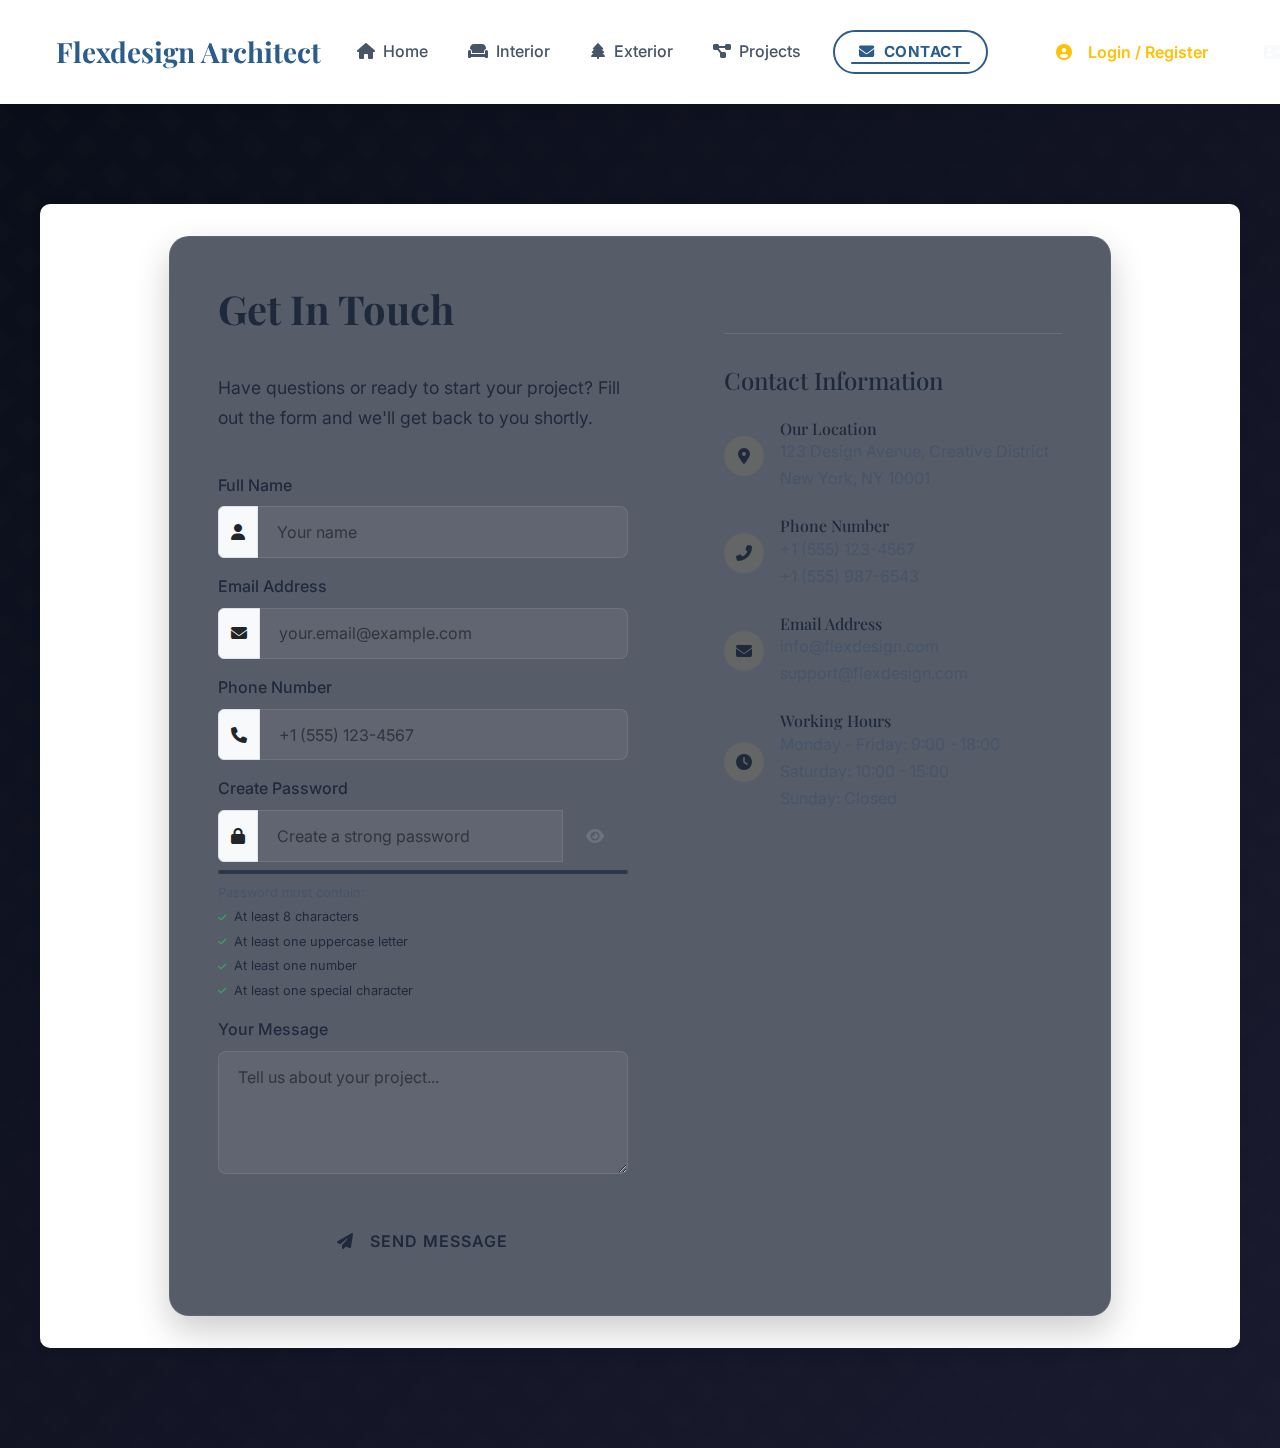
<file: contact.html>
<!DOCTYPE html>
<html lang="en">
<head>
    <meta charset="UTF-8">
    <meta name="viewport" content="width=device-width, initial-scale=1.0">
    <title>Contact Us - Flexdesign Architect</title>
    <link rel="stylesheet" href="https://cdn.jsdelivr.net/npm/bootstrap@5.1.3/dist/css/bootstrap.min.css">
    <link rel="stylesheet" href="https://cdnjs.cloudflare.com/ajax/libs/font-awesome/6.1.1/css/all.min.css">
    <link href="https://fonts.googleapis.com/css2?family=Playfair+Display:wght@400;700&family=Inter:wght@300;400;500;600&display=swap" rel="stylesheet">
    <link rel="stylesheet" href="styles.css">
    <style>
        .contact-section {
            padding: 100px 0;
            min-height: 100vh;
            display: flex;
            align-items: center;
            background: linear-gradient(135deg, #0a0e1a 0%, #1a1a2e 100%);
            position: relative;
            overflow: hidden;
        }

        .contact-section::before {
            content: '';
            position: absolute;
            top: 0;
            left: 0;
            right: 0;
            bottom: 0;
            background: url('[data-uri]');
            opacity: 0.2;
            z-index: 0;
        }

        .contact-container {
            position: relative;
            z-index: 2;
        }

        .contact-card {
            background: rgba(15, 23, 42, 0.7);
            backdrop-filter: blur(10px);
            border-radius: 20px;
            padding: 3rem;
            box-shadow: 0 15px 35px rgba(0, 0, 0, 0.2);
            border: 1px solid rgba(255, 255, 255, 0.05);
        }

        .section-title {
            font-size: 2.5rem;
            font-weight: 700;
            margin-bottom: 1.5rem;
            color: var(--cream);
            font-family: 'Playfair Display', serif;
            position: relative;
            display: inline-block;
        }

        .section-title::after {
            content: '';
            position: absolute;
            bottom: -10px;
            left: 0;
            width: 60px;
            height: 3px;
            background: var(--gradient-gold);
            border-radius: 3px;
        }

        .section-subtitle {
            color: var(--silver);
            margin-bottom: 2.5rem;
            font-size: 1.1rem;
        }

        .form-control, .form-select {
            background: rgba(255, 255, 255, 0.05);
            border: 1px solid rgba(255, 255, 255, 0.1);
            color: var(--cream);
            padding: 0.8rem 1.2rem;
            border-radius: 8px;
            transition: all 0.3s ease;
        }

        .form-control:focus, .form-select:focus {
            background: rgba(255, 255, 255, 0.08);
            border-color: var(--primary-gold);
            box-shadow: 0 0 0 0.25rem rgba(212, 175, 55, 0.15);
            color: var(--cream);
        }

        .form-label {
            color: var(--silver);
            margin-bottom: 0.5rem;
            font-weight: 500;
        }

        .btn-submit {
            background: var(--gradient-gold);
            color: var(--deep-navy) !important;
            border: none;
            padding: 0.9rem 2.5rem;
            font-weight: 600;
            border-radius: 8px;
            text-transform: uppercase;
            letter-spacing: 1px;
            transition: all 0.3s ease;
            width: 100%;
            margin-top: 1rem;
        }

        .btn-submit:hover {
            transform: translateY(-3px);
            box-shadow: 0 8px 25px rgba(212, 175, 55, 0.3);
        }

        .contact-info {
            margin-top: 3rem;
            padding-top: 2rem;
            border-top: 1px solid rgba(255, 255, 255, 0.1);
        }

        .contact-item {
            display: flex;
            align-items: center;
            margin-bottom: 1.5rem;
            color: var(--silver);
        }

        .contact-item i {
            width: 40px;
            height: 40px;
            background: rgba(212, 175, 55, 0.1);
            border-radius: 50%;
            display: flex;
            align-items: center;
            justify-content: center;
            margin-right: 1rem;
            color: var(--primary-gold);
            font-size: 1rem;
        }

        @media (max-width: 768px) {
            .contact-card {
                padding: 2rem 1.5rem;
            }
            
            .section-title {
                font-size: 2rem;
            }
            
            .section-subtitle {
                font-size: 1rem;
            }
        }

        /* Password strength indicator */
        .password-strength {
            height: 4px;
            background: #2d3748;
            margin-top: 0.25rem;
            border-radius: 2px;
            overflow: hidden;
        }

        .strength-bar {
            height: 100%;
            width: 0;
            background: #e53e3e;
            transition: all 0.3s ease;
        }

        .strength-weak { width: 33%; background: #e53e3e; }
        .strength-medium { width: 66%; background: #d69e2e; }
        .strength-strong { width: 100%; background: #38a169; }

        .password-requirements {
            font-size: 0.8rem;
            color: var(--silver);
            margin-top: 0.5rem;
        }

        .requirement {
            display: flex;
            align-items: center;
            margin-bottom: 0.25rem;
        }

        .requirement i {
            font-size: 0.6rem;
            margin-right: 0.5rem;
            color: #38a169;
        }

        .contact-overlay {
            position: fixed;
            top: 0;
            left: 0;
            right: 0;
            bottom: 0;
            background: rgba(0, 0, 0, 0.5);
            display: none;
            justify-content: center;
            align-items: center;
        }

        .contact-container {
            background: #fff;
            padding: 2rem;
            border-radius: 10px;
            box-shadow: 0 0 10px rgba(0, 0, 0, 0.1);
        }

        .contact-header {
            display: flex;
            justify-content: space-between;
            align-items: center;
            margin-bottom: 1rem;
        }

        .close-btn {
            font-size: 1.5rem;
            cursor: pointer;
        }

        .contact-form {
            display: flex;
            flex-direction: column;
        }

        .form-group {
            margin-bottom: 1rem;
        }

        .input-icon {
            position: relative;
        }

        .input-icon i {
            position: absolute;
            top: 50%;
            left: 1rem;
            transform: translateY(-50%);
            color: #666;
        }

        .input-icon input {
            padding-left: 2.5rem;
        }
    </style>
</head>
<body>
    <!-- Navigation -->
    <header class="header">
        <nav class="navbar navbar-expand-lg navbar-dark">
            <div class="container">
                <a class="navbar-brand" href="index.html">
                    <span class="brand-text">Flexdesign</span> <span class="brand-subtext">Architect</span>
                </a>
                <button class="navbar-toggler" type="button" data-bs-toggle="collapse" data-bs-target="#navbarNav" 
                        aria-controls="navbarNav" aria-expanded="false" aria-label="Toggle navigation">
                    <span class="navbar-toggler-icon"></span>
                </button>
                <div class="collapse navbar-collapse" id="navbarNav">
                    <ul class="navbar-nav ms-auto">
                        <li class="nav-item">
                            <a class="nav-link" href="index.html">
                                <i class="fas fa-home me-1"></i> Home
                            </a>
                        </li>
                        <li class="nav-item">
                            <a class="nav-link" href="interior.html">
                                <i class="fas fa-couch me-1"></i> Interior
                            </a>
                        </li>
                        <li class="nav-item">
                            <a class="nav-link" href="exterior.html">
                                <i class="fas fa-tree me-1"></i> Exterior
                            </a>
                        </li>
                        <li class="nav-item">
                            <a class="nav-link" href="#projects">
                                <i class="fas fa-project-diagram me-1"></i> Projects
                            </a>
                        </li>
                        <li class="nav-item">
                            <a class="nav-link active" href="contact.html">
                                <i class="fas fa-envelope me-1"></i> Contact
                            </a>
                        </li>
                        <li class="nav-item ms-lg-3 mt-2 mt-lg-0">
                            <a href="#" class="btn btn-outline-warning btn-login">
                                <i class="fas fa-user-circle me-2"></i>Login / Register
                            </a>
                        </li>
                        <li class="nav-item d-none d-lg-block">
                            <button id="contactBtn" class="btn btn-outline-light">
                                <i class="fas fa-address-card me-1"></i> Contact Us
                            </button>
                        </li>
                    </ul>
                </div>
            </div>
        </nav>
    </header>

    <!-- Contact Form Overlay -->
    <div id="contactOverlay" class="contact-overlay">
        <div class="contact-container">
            <div class="contact-header">
                <h3>Get In Touch</h3>
                <button id="closeContact" class="close-btn">&times;</button>
            </div>
            <form id="contactForm" class="contact-form">
                <div class="form-group">
                    <div class="input-icon">
                        <i class="fas fa-user"></i>
                        <input type="text" id="fullName" name="fullName" placeholder="Full Name" required>
                    </div>
                </div>
                <div class="form-group">
                    <div class="input-icon">
                        <i class="fas fa-envelope"></i>
                        <input type="email" id="email" name="email" placeholder="Email Address" required>
                    </div>
                </div>
                <div class="form-group">
                    <div class="input-icon">
                        <i class="fas fa-map-marker-alt"></i>
                        <input type="text" id="address" name="address" placeholder="Your Address" required>
                    </div>
                </div>
                <div class="form-group">
                    <div class="input-icon">
                        <i class="fas fa-phone"></i>
                        <input type="tel" id="phone" name="phone" placeholder="Phone Number" required>
                    </div>
                </div>
                <div class="form-group">
                    <textarea id="message" name="message" placeholder="Your Message" rows="4"></textarea>
                </div>
                <button type="submit" class="btn btn-primary w-100">
                    <i class="fas fa-paper-plane me-2"></i> Send Message
                </button>
            </form>
        </div>
    </div>

    <!-- Contact Section -->
    <section class="contact-section">
        <div class="container contact-container">
            <div class="row justify-content-center">
                <div class="col-lg-10">
                    <div class="contact-card">
                        <div class="row">
                            <div class="col-lg-6">
                                <h2 class="section-title">Get In Touch</h2>
                                <p class="section-subtitle">Have questions or ready to start your project? Fill out the form and we'll get back to you shortly.</p>
                                
                                <form id="contactForm" class="needs-validation" novalidate>
                                    <div class="mb-3">
                                        <label for="name" class="form-label">Full Name</label>
                                        <div class="input-group">
                                            <span class="input-group-text"><i class="fas fa-user"></i></span>
                                            <input type="text" class="form-control" id="name" placeholder="Your name" required>
                                        </div>
                                    </div>
                                    
                                    <div class="mb-3">
                                        <label for="email" class="form-label">Email Address</label>
                                        <div class="input-group">
                                            <span class="input-group-text"><i class="fas fa-envelope"></i></span>
                                            <input type="email" class="form-control" id="email" placeholder="your.email@example.com" required>
                                        </div>
                                    </div>
                                    
                                    <div class="mb-3">
                                        <label for="phone" class="form-label">Phone Number</label>
                                        <div class="input-group">
                                            <span class="input-group-text"><i class="fas fa-phone"></i></span>
                                            <input type="tel" class="form-control" id="phone" placeholder="+1 (555) 123-4567" required>
                                        </div>
                                    </div>
                                    
                                    <div class="mb-3">
                                        <label for="password" class="form-label">Create Password</label>
                                        <div class="input-group">
                                            <span class="input-group-text"><i class="fas fa-lock"></i></span>
                                            <input type="password" class="form-control" id="password" placeholder="Create a strong password" required>
                                            <button class="btn btn-outline-secondary toggle-password" type="button">
                                                <i class="fas fa-eye"></i>
                                            </button>
                                        </div>
                                        <div class="password-strength mt-2">
                                            <div class="strength-bar" id="passwordStrength"></div>
                                        </div>
                                        <div class="password-requirements">
                                            <p class="mb-1">Password must contain:</p>
                                            <div class="requirement" id="length">
                                                <i class="fas fa-check"></i>
                                                <span>At least 8 characters</span>
                                            </div>
                                            <div class="requirement" id="uppercase">
                                                <i class="fas fa-check"></i>
                                                <span>At least one uppercase letter</span>
                                            </div>
                                            <div class="requirement" id="number">
                                                <i class="fas fa-check"></i>
                                                <span>At least one number</span>
                                            </div>
                                            <div class="requirement" id="special">
                                                <i class="fas fa-check"></i>
                                                <span>At least one special character</span>
                                            </div>
                                        </div>
                                    </div>
                                    
                                    <div class="mb-4">
                                        <label for="message" class="form-label">Your Message</label>
                                        <textarea class="form-control" id="message" rows="4" placeholder="Tell us about your project..." required></textarea>
                                    </div>
                                    
                                    <button type="submit" class="btn btn-submit">
                                        <i class="fas fa-paper-plane me-2"></i> Send Message
                                    </button>
                                </form>
                            </div>
                            
                            <div class="col-lg-5 offset-lg-1 mt-5 mt-lg-0">
                                <div class="contact-info">
                                    <h3 class="h4 mb-4" style="color: var(--cream);">Contact Information</h3>
                                    
                                    <div class="contact-item">
                                        <i class="fas fa-map-marker-alt"></i>
                                        <div>
                                            <h5 class="h6 mb-0" style="color: var(--cream);">Our Location</h5>
                                            <p class="mb-0">123 Design Avenue, Creative District<br>New York, NY 10001</p>
                                        </div>
                                    </div>
                                    
                                    <div class="contact-item">
                                        <i class="fas fa-phone-alt"></i>
                                        <div>
                                            <h5 class="h6 mb-0" style="color: var(--cream);">Phone Number</h5>
                                            <p class="mb-0">+1 (555) 123-4567</p>
                                            <p class="mb-0">+1 (555) 987-6543</p>
                                        </div>
                                    </div>
                                    
                                    <div class="contact-item">
                                        <i class="fas fa-envelope"></i>
                                        <div>
                                            <h5 class="h6 mb-0" style="color: var(--cream);">Email Address</h5>
                                            <p class="mb-0">info@flexdesign.com</p>
                                            <p class="mb-0">support@flexdesign.com</p>
                                        </div>
                                    </div>
                                    
                                    <div class="contact-item">
                                        <i class="fas fa-clock"></i>
                                        <div>
                                            <h5 class="h6 mb-0" style="color: var(--cream);">Working Hours</h5>
                                            <p class="mb-0">Monday - Friday: 9:00 - 18:00</p>
                                            <p class="mb-0">Saturday: 10:00 - 15:00</p>
                                            <p class="mb-0">Sunday: Closed</p>
                                        </div>
                                    </div>
                                </div>
                            </div>
                        </div>
                    </div>
                </div>
            </div>
        </div>
    </section>

    <script src="https://cdn.jsdelivr.net/npm/bootstrap@5.1.3/dist/js/bootstrap.bundle.min.js"></script>
    <script>
        // Form validation
        (function () {
            'use strict'
            
            // Fetch the form we want to apply custom Bootstrap validation styles to
            var form = document.getElementById('contactForm')
            
            // Password strength checker
            const passwordInput = document.getElementById('password');
            const strengthBar = document.getElementById('passwordStrength');
            const requirements = {
                length: document.getElementById('length'),
                uppercase: document.getElementById('uppercase'),
                number: document.getElementById('number'),
                special: document.getElementById('special')
            };
            
            // Toggle password visibility
            const togglePassword = document.querySelector('.toggle-password');
            if (togglePassword) {
                togglePassword.addEventListener('click', function() {
                    const type = passwordInput.getAttribute('type') === 'password' ? 'text' : 'password';
                    passwordInput.setAttribute('type', type);
                    this.querySelector('i').classList.toggle('fa-eye');
                    this.querySelector('i').classList.toggle('fa-eye-slash');
                });
            }
            
            // Check password strength
            function checkPasswordStrength(password) {
                let strength = 0;
                const requirementsMet = {
                    length: false,
                    uppercase: false,
                    number: false,
                    special: false
                };
                
                // Check length
                if (password.length >= 8) {
                    strength += 25;
                    requirementsMet.length = true;
                }
                
                // Check for uppercase letters
                if (/[A-Z]/.test(password)) {
                    strength += 25;
                    requirementsMet.uppercase = true;
                }
                
                // Check for numbers
                if (/[0-9]/.test(password)) {
                    strength += 25;
                    requirementsMet.number = true;
                }
                
                // Check for special characters
                if (/[!@#$%^&*(),.?":{}|<>]/.test(password)) {
                    strength += 25;
                    requirementsMet.special = true;
                }
                
                return { strength, requirementsMet };
            }
            
            // Update password strength UI
            function updatePasswordStrength() {
                const password = passwordInput.value;
                const { strength, requirementsMet } = checkPasswordStrength(password);
                
                // Update strength bar
                strengthBar.style.width = strength + '%';
                
                // Update strength bar color
                if (strength < 50) {
                    strengthBar.className = 'strength-bar strength-weak';
                } else if (strength < 75) {
                    strengthBar.className = 'strength-bar strength-medium';
                } else {
                    strengthBar.className = 'strength-bar strength-strong';
                }
                
                // Update requirement indicators
                Object.keys(requirementsMet).forEach(key => {
                    const icon = requirements[key].querySelector('i');
                    if (requirementsMet[key]) {
                        icon.style.color = '#38a169';
                        icon.className = 'fas fa-check';
                    } else {
                        icon.style.color = '#e53e3e';
                        icon.className = 'fas fa-times';
                    }
                });
            }
            
            // Add event listener for password input
            if (passwordInput) {
                passwordInput.addEventListener('input', updatePasswordStrength);
            }
            
            // Form submission
            form.addEventListener('submit', function (event) {
                if (!form.checkValidity()) {
                    event.preventDefault()
                    event.stopPropagation()
                } else {
                    // Here you would typically submit the form data to a server
                    alert('Thank you for your message! We will get back to you soon.');
                    form.reset();
                }
                
                form.classList.add('was-validated')
            }, false)
        })()

        // Contact overlay
        const contactBtn = document.getElementById('contactBtn');
        const contactOverlay = document.getElementById('contactOverlay');
        const closeContact = document.getElementById('closeContact');

        if (contactBtn) {
            contactBtn.addEventListener('click', function() {
                contactOverlay.style.display = 'flex';
            });
        }

        if (closeContact) {
            closeContact.addEventListener('click', function() {
                contactOverlay.style.display = 'none';
            });
        }

        window.addEventListener('click', function(event) {
            if (event.target === contactOverlay) {
                contactOverlay.style.display = 'none';
            }
        });
    </script>
</body>
</html>
</file>
<file: styles.css>
/* Modern Global Reset & Base Styles */
:root {
  /* Modern Color Palette */
  --primary: #2A5C8C;       /* Deep Blue */
  --primary-light: #3A7CB9;  /* Lighter Blue */
  --secondary: #E8B15D;     /* Warm Gold */
  --accent: #4CAF50;        /* Green Accent */
  --dark: #1E293B;          /* Dark Slate */
  --light: #F8FAFC;         /* Light Gray */
  --white: #FFFFFF;
  --gray-100: #F1F5F9;
  --gray-200: #E2E8F0;
  --gray-400: #94A3B8;
  --gray-600: #475569;
  --gray-800: #1E293B;
  
  /* Spacing */
  --spacing-xs: 0.25rem; 
  --spacing-sm: 0.5rem;
  --spacing-md: 1rem;
  --spacing-lg: 2rem;
  --spacing-xl: 4rem;
  
  /* Shadows */
  --shadow-sm: 0 1px 3px rgba(0, 0, 0, 0.1);
  --shadow-md: 0 4px 6px -1px rgba(0, 0, 0, 0.1), 0 2px 4px -1px rgba(0, 0, 0, 0.06);
  --shadow-lg: 0 10px 15px -3px rgba(0, 0, 0, 0.1), 0 4px 6px -2px rgba(0, 0, 0, 0.05);
  
  /* Border Radius */
  --radius-sm: 0.25rem;
  --radius-md: 0.5rem;
  --radius-lg: 1rem;
  --radius-full: 9999px;
  
  /* Transitions */
  --transition-fast: 150ms ease;
  --transition-normal: 250ms ease;
  --transition-slow: 400ms ease;
}

/* Base Styles */
body {
  font-family: 'Inter', -apple-system, BlinkMacSystemFont, 'Segoe UI', Roboto, Oxygen, Ubuntu, Cantarell, sans-serif;
  line-height: 1.6;
  color: var(--dark);
  background-color: var(--white);
  -webkit-font-smoothing: antialiased;
  -moz-osx-font-smoothing: grayscale;
}

/* Typography */
h1, h2, h3, h4, h5, h6 {
  font-family: 'Playfair Display', serif;
  font-weight: 700;
  line-height: 1.2;
  margin-bottom: var(--spacing-md);
  color: var(--dark);
}

h1 { font-size: 3rem; }
h2 { font-size: 2.25rem; }
h3 { font-size: 1.5rem; }

p {
  margin-bottom: var(--spacing-md);
  color: var(--gray-600);
  line-height: 1.7;
}

a {
  color: var(--primary);
  text-decoration: none;
  transition: color var(--transition-fast);
}

a:hover {
  color: var(--primary-light);
}

/* Buttons */
.btn {
  display: inline-flex;
  align-items: center;
  justify-content: center;
  padding: 0.75rem 1.5rem;
  border-radius: var(--radius-md);
  font-weight: 600;
  text-align: center;
  transition: all var(--transition-normal);
  border: none;
  cursor: pointer;
  gap: 0.5rem;
}

.btn-primary {
  background-color: var(--primary);
  color: var(--white);
  box-shadow: var(--shadow-sm);
}

.btn-primary:hover {
  background-color: var(--primary-light);
  transform: translateY(-2px);
  box-shadow: var(--shadow-md);
}

.btn-outline {
  background: transparent;
  border: 2px solid var(--primary);
  color: var(--primary);
}

.btn-outline:hover {
  background: rgba(42, 92, 140, 0.1);
  color: var(--primary-light);
  border-color: var(--primary-light);
}

/* Navigation */
.navbar {
  background: var(--white);
  box-shadow: var(--shadow-sm);
  padding: var(--spacing-md) 0;
  position: sticky;
  top: 0;
  z-index: 1000;
  backdrop-filter: blur(8px);
  background-color: rgba(255, 255, 255, 0.9);
}

.navbar-brand {
  font-family: 'Playfair Display', serif;
  font-size: 1.5rem;
  font-weight: 700;
  color: var(--primary) !important;
}

.nav-link {
  color: var(--gray-600) !important;
  font-weight: 500;
  padding: var(--spacing-sm) var(--spacing-md) !important;
  transition: color var(--transition-fast);
}

.nav-link:hover,
.nav-link.active {
  color: var(--primary) !important;
}

/* Hero Section */
.hero-section {
  position: relative;
  min-height: 90vh;
  display: flex;
  align-items: center;
  background: linear-gradient(rgba(30, 41, 59, 0.9), rgba(30, 41, 59, 0.8)), 
              url('https://images.unsplash.com/photo-1487958449943-2429e8be8625?ixlib=rb-4.0.3&auto=format&fit=crop&w=1950&q=80') no-repeat center center/cover;
  color: var(--white);
  padding: var(--spacing-xl) 0;
  overflow: hidden;
}

.hero-content {
  max-width: 800px;
  margin: 0 auto;
  text-align: center;
  position: relative;
  z-index: 2;
}

.hero-title {
  font-size: 3.5rem;
  margin-bottom: var(--spacing-md);
  color: var(--white);
  line-height: 1.2;
  text-shadow: 0 2px 4px rgba(0, 0, 0, 0.2);
}

.hero-subtitle {
  font-size: 1.25rem;
  color: var(--gray-200);
  margin-bottom: var(--spacing-lg);
  max-width: 700px;
  margin-left: auto;
  margin-right: auto;
  line-height: 1.6;
}

/* Features */
.features {
  display: grid;
  grid-template-columns: repeat(auto-fit, minmax(280px, 1fr));
  gap: var(--spacing-lg);
  margin-top: var(--spacing-xl);
}

.feature-card {
  background: var(--white);
  border-radius: var(--radius-lg);
  padding: var(--spacing-lg);
  box-shadow: var(--shadow-md);
  transition: transform var(--transition-normal), box-shadow var(--transition-normal);
  border: 1px solid var(--gray-200);
}

.feature-card:hover {
  transform: translateY(-5px);
  box-shadow: var(--shadow-lg);
}

.feature-icon {
  width: 56px;
  height: 56px;
  background: var(--primary);
  color: var(--white);
  border-radius: var(--radius-full);
  display: flex;
  align-items: center;
  justify-content: center;
  font-size: 1.5rem;
  margin-bottom: var(--spacing-md);
}

/* Responsive Design */
@media (max-width: 1024px) {
  .hero-title {
    font-size: 2.75rem;
  }
  
  .hero-subtitle {
    font-size: 1.1rem;
  }
}

@media (max-width: 768px) {
  .hero-section {
    min-height: 80vh;
    padding: var(--spacing-xl) var(--spacing-md);
  }
  
  .hero-title {
    font-size: 2.25rem;
  }
  
  .features {
    grid-template-columns: 1fr;
  }
}

/* Animations */
@keyframes fadeIn {
  from { opacity: 0; transform: translateY(20px); }
  to { opacity: 1; transform: translateY(0); }
}

.animate-fade-in {
  animation: fadeIn 0.6s ease-out forwards;
}

/* Utility Classes */
.container {
  width: 100%;
  max-width: 1200px;
  margin: 0 auto;
  padding: 0 var(--spacing-md);
}

.section {
  padding: var(--spacing-xl) 0;
}

.section-title {
  text-align: center;
  margin-bottom: var(--spacing-lg);
  position: relative;
  padding-bottom: var(--spacing-md);
}

.section-title::after {
  content: '';
  position: absolute;
  bottom: 0;
  left: 50%;
  transform: translateX(-50%);
  width: 80px;
  height: 4px;
  background: var(--secondary);
  border-radius: 2px;
}

/* Card Styles */
.card {
  background: var(--white);
  border-radius: var(--radius-md);
  overflow: hidden;
  box-shadow: var(--shadow-sm);
  transition: all var(--transition-normal);
  border: 1px solid var(--gray-200);
}

.card:hover {
  transform: translateY(-5px);
  box-shadow: var(--shadow-lg);
}

.card-img-top {
  width: 100%;
  height: 200px;
  object-fit: cover;
}

.card-body {
  padding: var(--spacing-md);
}

.card-title {
  font-size: 1.25rem;
  margin-bottom: var(--spacing-sm);
  color: var(--dark);
}

/* Form Elements */
.form-control {
  width: 100%;
  padding: 0.75rem 1rem;
  border: 1px solid var(--gray-200);
  border-radius: var(--radius-md);
  font-size: 1rem;
  transition: border-color var(--transition-fast), box-shadow var(--transition-fast);
}

.form-control:focus {
  outline: none;
  border-color: var(--primary);
  box-shadow: 0 0 0 3px rgba(42, 92, 140, 0.2);
}

/* Footer */
.footer {
  background: var(--dark);
  color: var(--gray-200);
  padding: var(--spacing-xl) 0;
  margin-top: var(--spacing-xl);
}

.footer a {
  color: var(--gray-200);
  transition: color var(--transition-fast);
}

.footer a:hover {
  color: var(--white);
  text-decoration: none;
}

/* Grid System */
.grid {
  display: grid;
  gap: var(--spacing-md);
}

.grid-cols-2 {
  grid-template-columns: repeat(2, 1fr);
}

.grid-cols-3 {
  grid-template-columns: repeat(3, 1fr);
}

.grid-cols-4 {
  grid-template-columns: repeat(4, 1fr);
}

/* Spacing Utilities */
.mt-1 { margin-top: var(--spacing-xs); }
.mt-2 { margin-top: var(--spacing-sm); }
.mt-4 { margin-top: var(--spacing-md); }
.mt-8 { margin-top: var(--spacing-lg); }
.mt-12 { margin-top: var(--spacing-xl); }

.mb-1 { margin-bottom: var(--spacing-xs); }
.mb-2 { margin-bottom: var(--spacing-sm); }
.mb-4 { margin-bottom: var(--spacing-md); }
.mb-8 { margin-bottom: var(--spacing-lg); }
.mb-12 { margin-bottom: var(--spacing-xl); }

/* Text Utilities */
.text-center { text-align: center; }
.text-primary { color: var(--primary); }
.text-secondary { color: var(--secondary); }
.text-light { color: var(--light); }
.text-dark { color: var(--dark); }

/* Flex Utilities */
.flex {
  display: flex;
}

.items-center {
  align-items: center;
}

.justify-between {
  justify-content: space-between;
}

/* Hover Effects */
.hover-scale {
  transition: transform var(--transition-normal);
}

.hover-scale:hover {
  transform: scale(1.03);
}

/* Responsive Images */
.img-fluid {
  max-width: 100%;
  height: auto;
  display: block;
}

/* Custom Scrollbar */
::-webkit-scrollbar {
  width: 8px;
}

::-webkit-scrollbar-track {
  background: var(--gray-100);
}

::-webkit-scrollbar-thumb {
  background: var(--primary);
  border-radius: 4px;
}

::-webkit-scrollbar-thumb:hover {
  background: var(--primary-light);
}
/* Contact Menu Item Styling */
.navbar-nav .nav-link[href*="contact"] {
  font-weight: 700;
  color: var(--primary) !important;
  position: relative;
  letter-spacing: 0.5px;
  text-transform: uppercase;
  font-size: 0.95rem;
  transition: all 0.3s ease;
  padding: 0.5rem 1.5rem !important;
  background: rgba(255, 255, 255, 0.1);
  border-radius: 30px;
  margin: 0 0.5rem;
  border: 2px solid var(--primary);
}

.navbar-nav .nav-link[href*="contact"]:hover {
  background: var(--primary);
  color: white !important;
  transform: translateY(-2px);
  box-shadow: 0 4px 15px rgba(42, 92, 140, 0.3);
}

.navbar-nav .nav-link[href*="contact"] i {
  margin-right: 6px;
  transition: transform 0.3s ease;
}

.navbar-nav .nav-link[href*="contact"]:hover i {
  transform: translateX(3px);
}
/* Footer Styles */
.footer {
  background: var(--dark);
  color: var(--gray-200);
  position: relative;
  overflow: hidden;
}

.footer::before {
  content: '';
  position: absolute;
  top: 0;
  left: 0;
  right: 0;
  height: 4px;
  background: linear-gradient(90deg, var(--primary), var(--secondary));
}

.footer-heading {
  color: var(--white);
  font-size: 1.25rem;
  font-weight: 600;
  margin-bottom: 1.5rem;
  position: relative;
  padding-bottom: 0.75rem;
}

.footer-heading::after {
  content: '';
  position: absolute;
  left: 0;
  bottom: 0;
  width: 50px;
  height: 2px;
  background: var(--secondary);
}

.footer-about {
  color: var(--gray-400);
  line-height: 1.7;
}

/* Social Links */
.social-links {
  display: flex;
  gap: 1rem;
}

.social-link {
  display: flex;
  align-items: center;
  justify-content: center;
  width: 36px;
  height: 36px;
  background: rgba(255, 255, 255, 0.1);
  color: var(--white);
  border-radius: 50%;
  transition: all 0.3s ease;
}

.social-link:hover {
  background: var(--primary);
  color: var(--white);
  transform: translateY(-3px);
}

/* Footer Links */
.footer-links {
  list-style: none;
  padding: 0;
  margin: 0;
}

.footer-links li {
  margin-bottom: 0.75rem;
}

.footer-links a {
  color: var(--gray-400);
  text-decoration: none;
  transition: all 0.3s ease;
  display: inline-flex;
  align-items: center;
}

.footer-links a:hover {
  color: var(--white);
  padding-left: 5px;
}

.footer-links i {
  font-size: 0.7rem;
  color: var(--secondary);
}

/* Contact Info */
.footer-contact {
  list-style: none;
  padding: 0;
  margin: 0;
}

.footer-contact li {
  display: flex;
  align-items: flex-start;
  margin-bottom: 1rem;
  color: var(--gray-400);
}

.footer-contact i {
  color: var(--secondary);
  margin-top: 0.25rem;
  min-width: 20px;
}

.footer-contact a {
  color: var(--gray-400);
  text-decoration: none;
  transition: color 0.3s ease;
}

.footer-contact a:hover {
  color: var(--white);
}

/* Footer Bottom */
.footer-bottom {
  color: var(--gray-500);
  font-size: 0.9rem;
}

.legal-links {
  list-style: none;
  padding: 0;
  margin: 0;
}

.legal-links a {
  color: var(--gray-500);
  text-decoration: none;
  transition: color 0.3s ease;
  position: relative;
  margin-left: 1rem;
  padding-left: 1rem;
}

.legal-links a:not(:last-child)::after {
  content: '|';
  position: absolute;
  right: -12px;
  color: var(--gray-600);
}

.legal-links a:hover {
  color: var(--white);
}

/* Responsive Adjustments */
@media (max-width: 991.98px) {
  .footer {
      text-align: center;
  }
  
  .footer-heading::after {
      left: 50%;
      transform: translateX(-50%);
  }
  
  .social-links {
      justify-content: center;
  }
  
  .footer-links {
      margin-bottom: 2rem;
  }
  
  .legal-links a:not(:last-child)::after {
      display: none;
  }
  
  .legal-links a {
      margin: 0 0.5rem;
      padding: 0;
  }
}
/* Navigation Bar - Responsive Styles */
.navbar {
  padding: 0.75rem 0;
  background: rgba(255, 255, 255, 0.98) !important;
  box-shadow: 0 2px 15px rgba(0, 0, 0, 0.1);
}

.navbar-brand {
  font-size: 1.5rem;
  padding: 0.5rem 0;
}

/* Navigation Items */
.navbar-nav {
  width: 100%;
  padding: 0.5rem 0;
}

.nav-item {
  margin: 0.25rem 0.5rem;
}

.nav-link {
  padding: 0.75rem 1rem !important;
  border-radius: 6px;
  transition: all 0.3s ease;
  white-space: nowrap;
}

/* Mobile Menu Styles */
@media (max-width: 991.98px) {
  .navbar-collapse {
      background: white;
      border-radius: 8px;
      padding: 1rem;
      margin-top: 1rem;
      box-shadow: 0 10px 30px rgba(0, 0, 0, 0.1);
  }

  .nav-item {
      margin: 0.25rem 0;
  }

  .nav-link {
      padding: 0.75rem 1rem !important;
      display: flex;
      align-items: center;
  }

  .nav-link i {
      width: 20px;
      margin-right: 10px;
      text-align: center;
  }

  /* Login Button in Mobile */
  .navbar .btn-login {
      width: 100%;
      margin: 0.5rem 0 0 0;
      text-align: center;
      justify-content: center;
  }
}

/* Tablet and Desktop Styles */
@media (min-width: 992px) {
  .navbar {
      padding: 0.5rem 0;
  }

  .navbar-nav {
      width: auto;
      display: flex;
      align-items: center;
  }

  .nav-item {
      margin: 0 0.25rem;
  }

  .nav-link {
      padding: 0.5rem 0.75rem !important;
  }

  .navbar .btn-login {
      margin-left: 1rem;
      white-space: nowrap;
  }
}

/* Large Desktop */
@media (min-width: 1200px) {
  .nav-link {
      padding: 0.5rem 1rem !important;
  }
  
  .navbar-brand {
      font-size: 1.75rem;
  }
}

/* Extra Small Devices */
@media (max-width: 375px) {
  .navbar-brand {
      font-size: 1.25rem;
  }
  
  .nav-link {
      font-size: 0.9rem;
      padding: 0.6rem 0.75rem !important;
  }
  
  .nav-link i {
      font-size: 0.8rem;
  }
}

/* Hover and Active States - Consistent across all devices */
.nav-link:hover {
  background: rgba(42, 92, 140, 0.05);
  transform: translateY(-1px);
}

.nav-link.active {
  font-weight: 600;
  position: relative;
}

.nav-link.active::after {
  content: '';
  position: absolute;
  bottom: 0.5rem;
  left: 1rem;
  right: 1rem;
  height: 2px;
  background: var(--primary);
  border-radius: 2px;
}

/* Ensure icons don't break on small screens */
.nav-link i {
  min-width: 16px;
  text-align: center;
  margin-right: 6px;
}

/* Improve touch targets on mobile */
@media (max-width: 991.98px) {
  .nav-link {
      padding: 1rem !important;
      margin: 0.25rem 0;
  }
  
  .navbar .container {
      padding: 0 1rem;
  }
}

/* Exterior Course Section Titles */
#exterior-courses .course-card h3 {
    color: #E8B15D;
    transition: color 0.3s ease;
}

#exterior-courses .course-card:hover h3 {
    color: #f8c87e; /* Slightly lighter gold on hover */
}

/* Exterior Courses Section Heading */
#exterior-courses .section-title {
    color: #E8B15D;
    margin-bottom: 1rem;
}

/* Exterior Course Section */
#exterior-courses .course-card {
    background: rgba(255, 255, 255, 0.05);
    border-radius: 12px;
    overflow: hidden;
    transition: all 0.3s ease;
    height: 100%;
    border: 1px solid rgba(255, 255, 255, 0.1);
    backdrop-filter: blur(10px);
}

#exterior-courses .course-content {
    padding: 1.5rem;
}

#exterior-courses .course-card h3 {
    color: #E8B15D;
    font-weight: 700;
    font-size: 1.4rem;
    margin-bottom: 1rem;
    transition: color 0.3s ease;
}

#exterior-courses .course-card p {
    color: rgba(255, 255, 255, 0.9);
    font-weight: 500;
    font-size: 1rem;
    line-height: 1.6;
    margin-bottom: 1.5rem;
}

#exterior-courses .course-meta {
    display: flex;
    gap: 1.5rem;
    margin-bottom: 1.5rem;
}

#exterior-courses .course-meta span {
    color: rgba(255, 255, 255, 0.8);
    font-weight: 500;
    display: flex;
    align-items: center;
    gap: 0.5rem;
}

#exterior-courses .course-meta i {
    color: #E8B15D;
}

#exterior-courses .btn-outline-light {
    border: 2px solid rgba(255, 255, 255, 0.2);
    color: white;
    font-weight: 600;
    padding: 0.75rem 1.5rem;
    border-radius: 30px;
    transition: all 0.3s ease;
    text-transform: uppercase;
    letter-spacing: 0.5px;
    font-size: 0.85rem;
    width: 100%;
    text-align: center;
}

#exterior-courses .btn-outline-light:hover {
    background: #E8B15D;
    border-color: #E8B15D;
    color: #1E293B;
    transform: translateY(-2px);
}

/* Interior Courses Section */
#interior-courses {
    background: var(--light);
    padding: 5rem 0;
}

#interior-courses .section-title {
    color: var(--primary);
    margin-bottom: 1rem;
    font-size: 2.25rem;
    font-weight: 700;
    text-align: center;
}

#interior-courses .section-subtitle {
    color: var(--gray-600);
    font-size: 1.1rem;
    max-width: 700px;
    margin: 0 auto 3rem;
    text-align: center;
    line-height: 1.6;
}

#interior-courses .course-card {
    background: white;
    border-radius: 12px;
    overflow: hidden;
    transition: transform 0.3s ease, box-shadow 0.3s ease;
    height: 100%;
    border: 1px solid var(--gray-200);
    box-shadow: 0 4px 6px rgba(0, 0, 0, 0.05);
}

#interior-courses .course-card:hover {
    transform: translateY(-5px);
    box-shadow: 0 15px 30px rgba(42, 92, 140, 0.15);
}

#interior-courses .course-img {
    position: relative;
    overflow: hidden;
    height: 200px;
}

#interior-courses .course-img img {
    width: 100%;
    height: 100%;
    object-fit: cover;
    transition: transform 0.5s ease;
}

#interior-courses .course-card:hover .course-img img {
    transform: scale(1.05);
}

#interior-courses .course-level {
    position: absolute;
    top: 1rem;
    right: 1rem;
    background: var(--primary);
    color: white;
    padding: 0.25rem 0.75rem;
    border-radius: 20px;
    font-size: 0.75rem;
    font-weight: 600;
    text-transform: uppercase;
    letter-spacing: 0.5px;
}

#interior-courses .course-content {
    padding: 1.5rem;
}

#interior-courses .course-card h3 {
    color: var(--primary);
    transition: color 0.3s ease;
    margin-bottom: 0.75rem;
    font-size: 1.25rem;
    font-weight: 600;
}

#interior-courses .course-card:hover h3 {
    color: var(--primary-light);
}

#interior-courses .course-card p {
    color: var(--gray-600);
    margin-bottom: 1.25rem;
    line-height: 1.6;
    font-size: 0.95rem;
}

#interior-courses .course-meta {
    display: flex;
    gap: 1.5rem;
    color: var(--gray-500);
    font-size: 0.9rem;
    margin-bottom: 1.5rem;
    align-items: center;
}

#interior-courses .course-meta span {
    display: flex;
    align-items: center;
    gap: 0.5rem;
}

#interior-courses .course-meta i {
    color: var(--primary);
    font-size: 1rem;
}

#interior-courses .btn-enroll {
    background: var(--primary);
    color: white;
    border: none;
    padding: 0.75rem 1.5rem;
    border-radius: 30px;
    font-weight: 500;
    transition: all 0.3s ease;
    width: 100%;
    text-align: center;
    text-transform: uppercase;
    letter-spacing: 0.5px;
    font-size: 0.85rem;
    display: inline-flex;
    align-items: center;
    justify-content: center;
    gap: 0.5rem;
}

#interior-courses .btn-enroll i {
    transition: transform 0.3s ease;
}

#interior-courses .btn-enroll:hover {
    background: var(--primary-light);
    transform: translateY(-2px);
    box-shadow: 0 4px 15px rgba(42, 92, 140, 0.3);
}

#interior-courses .btn-enroll:hover i {
    transform: translateX(3px);
}

/* Responsive adjustments */
@media (max-width: 991.98px) {
    #interior-courses {
        padding: 3rem 0;
    }
    
    #interior-courses .section-title {
        font-size: 1.75rem;
    }
    
    #interior-courses .course-card {
        margin-bottom: 1.5rem;
    }
}

@media (max-width: 575.98px) {
    #interior-courses .section-title {
        font-size: 1.5rem;
    }
    
    #interior-courses .section-subtitle {
        font-size: 1rem;
        margin-bottom: 2rem;
    }
    
    #interior-courses .course-meta {
        flex-direction: column;
        align-items: flex-start;
        gap: 0.75rem;
        margin-bottom: 1.25rem;
    }
}
</file>
